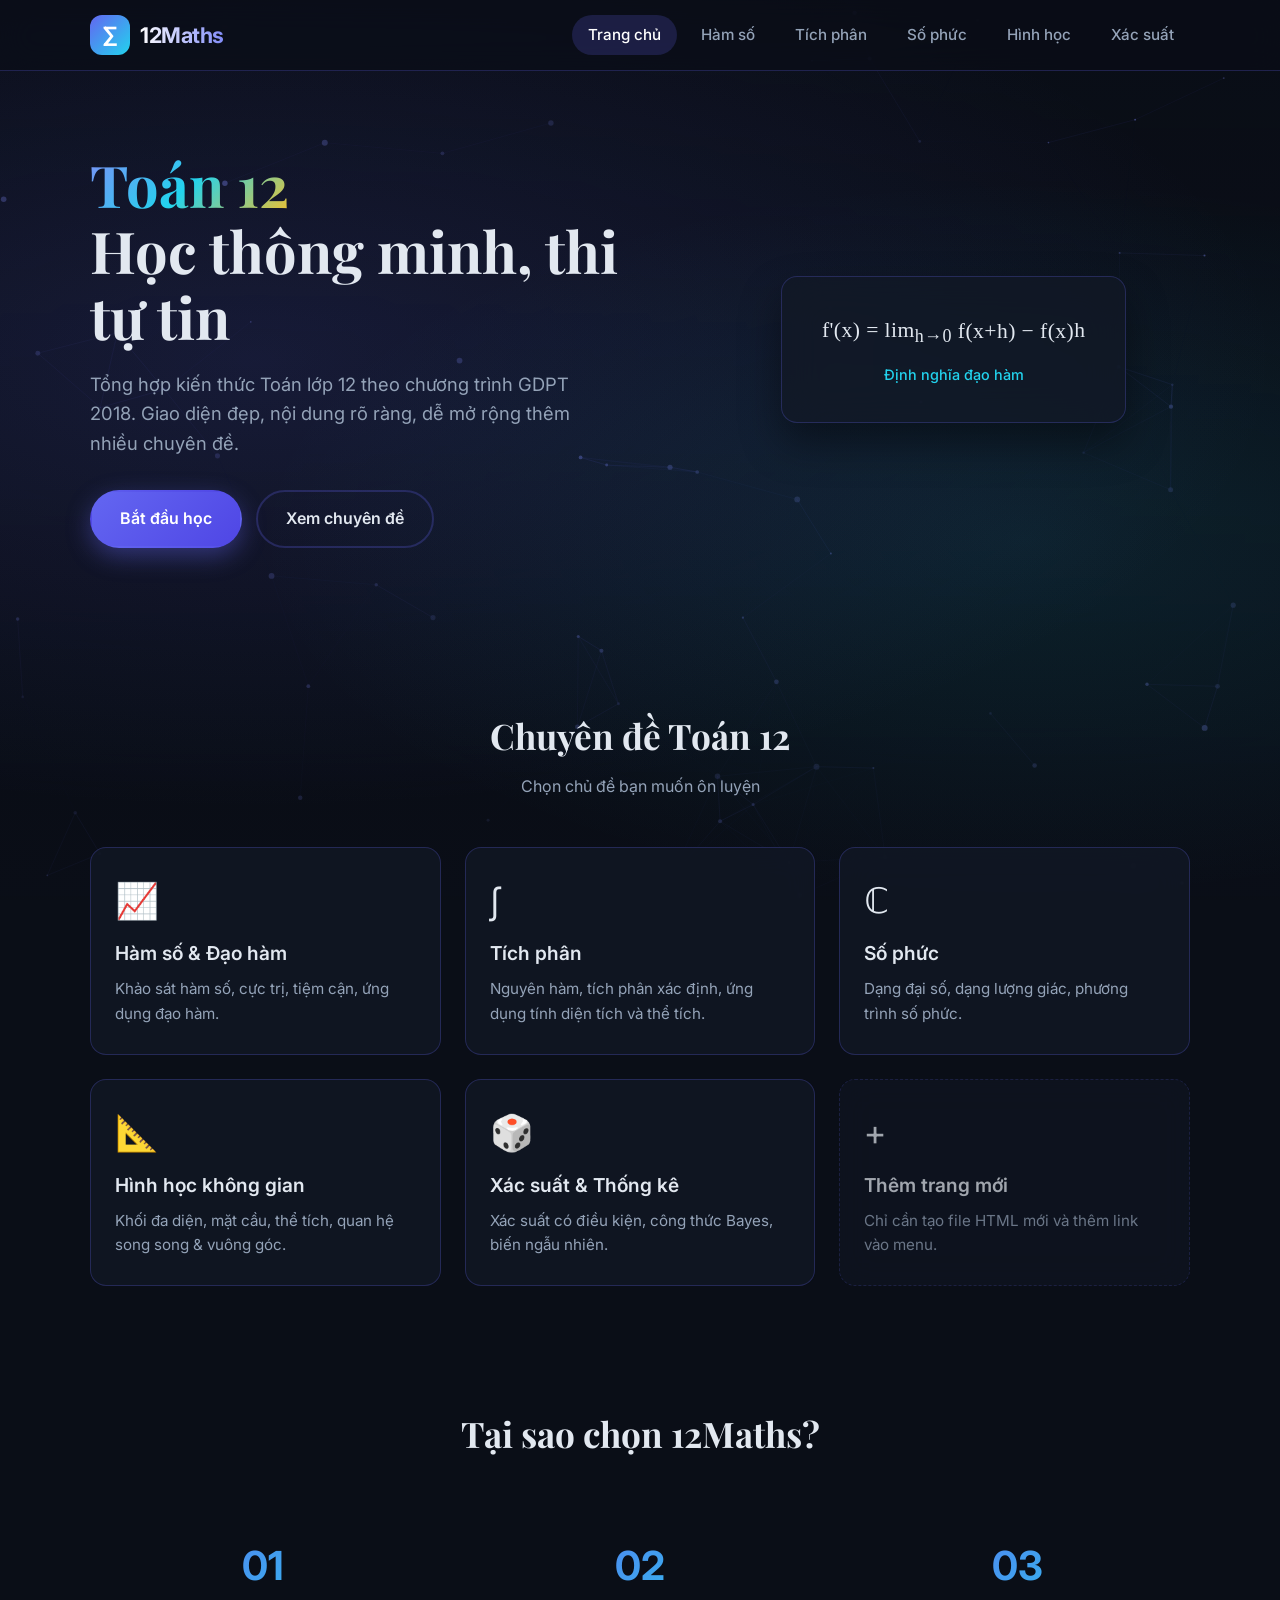
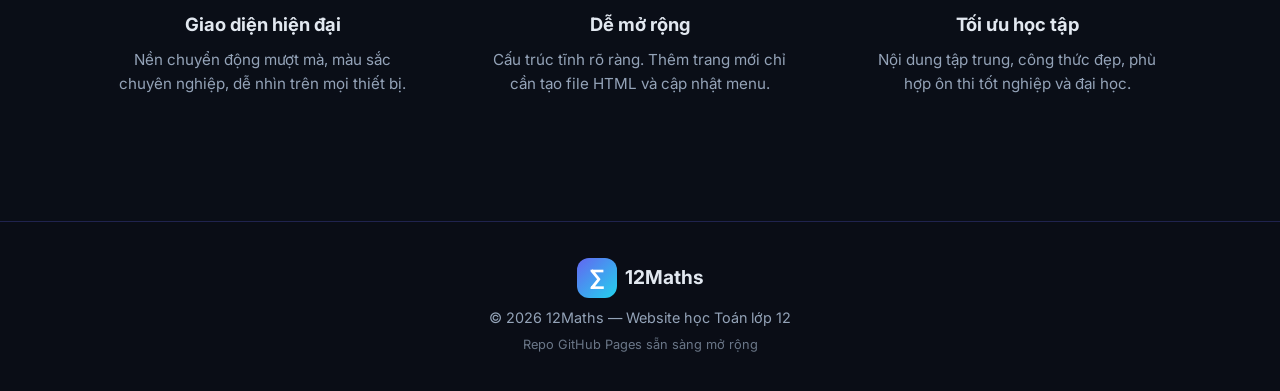
<file: index.html>
<!DOCTYPE html>
<html lang="vi">
<head>
  <meta charset="UTF-8">
  <meta name="viewport" content="width=device-width, initial-scale=1.0">
  <title>12Maths | Toán 12 - Học Toán Thông Minh</title>
  <meta name="description" content="Website học Toán lớp 12 với giao diện hiện đại, nội dung đầy đủ các chuyên đề quan trọng.">
  <link rel="stylesheet" href="css/style.css">
  <link rel="preconnect" href="https://fonts.googleapis.com">
  <link rel="preconnect" href="https://fonts.gstatic.com" crossorigin>
  <link href="https://fonts.googleapis.com/css2?family=Inter:wght@300;400;500;600;700&family=Playfair+Display:wght@600;700&display=swap" rel="stylesheet">
</head>
<body>
  <canvas id="bg-canvas"></canvas>
  <div class="overlay"></div>

  <header class="header">
    <div class="container header-inner">
      <a href="index.html" class="logo">
        <span class="logo-icon">∑</span>
        <span class="logo-text">12Maths</span>
      </a>
      <nav class="nav" id="main-nav">
        <a href="index.html" class="nav-link active">Trang chủ</a>
        <a href="ham-so.html" class="nav-link">Hàm số</a>
        <a href="tich-phan.html" class="nav-link">Tích phân</a>
        <a href="so-phuc.html" class="nav-link">Số phức</a>
        <a href="hinh-hoc.html" class="nav-link">Hình học</a>
        <a href="xac-suat.html" class="nav-link">Xác suất</a>
      </nav>
      <button class="menu-toggle" id="menu-toggle" aria-label="Menu">
        <span></span><span></span><span></span>
      </button>
    </div>
  </header>

  <main>
    <section class="hero">
      <div class="container">
        <div class="hero-content">
          <h1 class="hero-title">
            <span class="gradient-text">Toán 12</span>
            <br>Học thông minh, thi tự tin
          </h1>
          <p class="hero-desc">
            Tổng hợp kiến thức Toán lớp 12 theo chương trình GDPT 2018. 
            Giao diện đẹp, nội dung rõ ràng, dễ mở rộng thêm nhiều chuyên đề.
          </p>
          <div class="hero-actions">
            <a href="ham-so.html" class="btn btn-primary">Bắt đầu học</a>
            <a href="#topics" class="btn btn-outline">Xem chuyên đề</a>
          </div>
        </div>
        <div class="hero-visual">
          <div class="math-card">
            <div class="formula">f'(x) = lim<sub>h→0</sub> <span class="frac">f(x+h) − f(x)</span><span class="frac-line">h</span></div>
            <div class="formula-label">Định nghĩa đạo hàm</div>
          </div>
        </div>
      </div>
    </section>

    <section id="topics" class="topics">
      <div class="container">
        <h2 class="section-title">Chuyên đề Toán 12</h2>
        <p class="section-subtitle">Chọn chủ đề bạn muốn ôn luyện</p>
        <div class="topics-grid">
          <a href="ham-so.html" class="topic-card">
            <div class="topic-icon">📈</div>
            <h3>Hàm số & Đạo hàm</h3>
            <p>Khảo sát hàm số, cực trị, tiệm cận, ứng dụng đạo hàm.</p>
          </a>
          <a href="tich-phan.html" class="topic-card">
            <div class="topic-icon">∫</div>
            <h3>Tích phân</h3>
            <p>Nguyên hàm, tích phân xác định, ứng dụng tính diện tích và thể tích.</p>
          </a>
          <a href="so-phuc.html" class="topic-card">
            <div class="topic-icon">ℂ</div>
            <h3>Số phức</h3>
            <p>Dạng đại số, dạng lượng giác, phương trình số phức.</p>
          </a>
          <a href="hinh-hoc.html" class="topic-card">
            <div class="topic-icon">📐</div>
            <h3>Hình học không gian</h3>
            <p>Khối đa diện, mặt cầu, thể tích, quan hệ song song & vuông góc.</p>
          </a>
          <a href="xac-suat.html" class="topic-card">
            <div class="topic-icon">🎲</div>
            <h3>Xác suất & Thống kê</h3>
            <p>Xác suất có điều kiện, công thức Bayes, biến ngẫu nhiên.</p>
          </a>
          <div class="topic-card coming-soon">
            <div class="topic-icon">+</div>
            <h3>Thêm trang mới</h3>
            <p>Chỉ cần tạo file HTML mới và thêm link vào menu.</p>
          </div>
        </div>
      </div>
    </section>

    <section class="features">
      <div class="container">
        <h2 class="section-title">Tại sao chọn 12Maths?</h2>
        <div class="features-grid">
          <div class="feature-item">
            <div class="feature-num">01</div>
            <h3>Giao diện hiện đại</h3>
            <p>Nền chuyển động mượt mà, màu sắc chuyên nghiệp, dễ nhìn trên mọi thiết bị.</p>
          </div>
          <div class="feature-item">
            <div class="feature-num">02</div>
            <h3>Dễ mở rộng</h3>
            <p>Cấu trúc tĩnh rõ ràng. Thêm trang mới chỉ cần tạo file HTML và cập nhật menu.</p>
          </div>
          <div class="feature-item">
            <div class="feature-num">03</div>
            <h3>Tối ưu học tập</h3>
            <p>Nội dung tập trung, công thức đẹp, phù hợp ôn thi tốt nghiệp và đại học.</p>
          </div>
        </div>
      </div>
    </section>
  </main>

  <footer class="footer">
    <div class="container">
      <div class="footer-inner">
        <div class="footer-brand">
          <span class="logo-icon">∑</span> 12Maths
        </div>
        <p>© 2026 12Maths — Website học Toán lớp 12</p>
        <p class="footer-note">Repo GitHub Pages sẵn sàng mở rộng</p>
      </div>
    </div>
  </footer>

  <script src="js/main.js"></script>
</body>
</html>
</file>
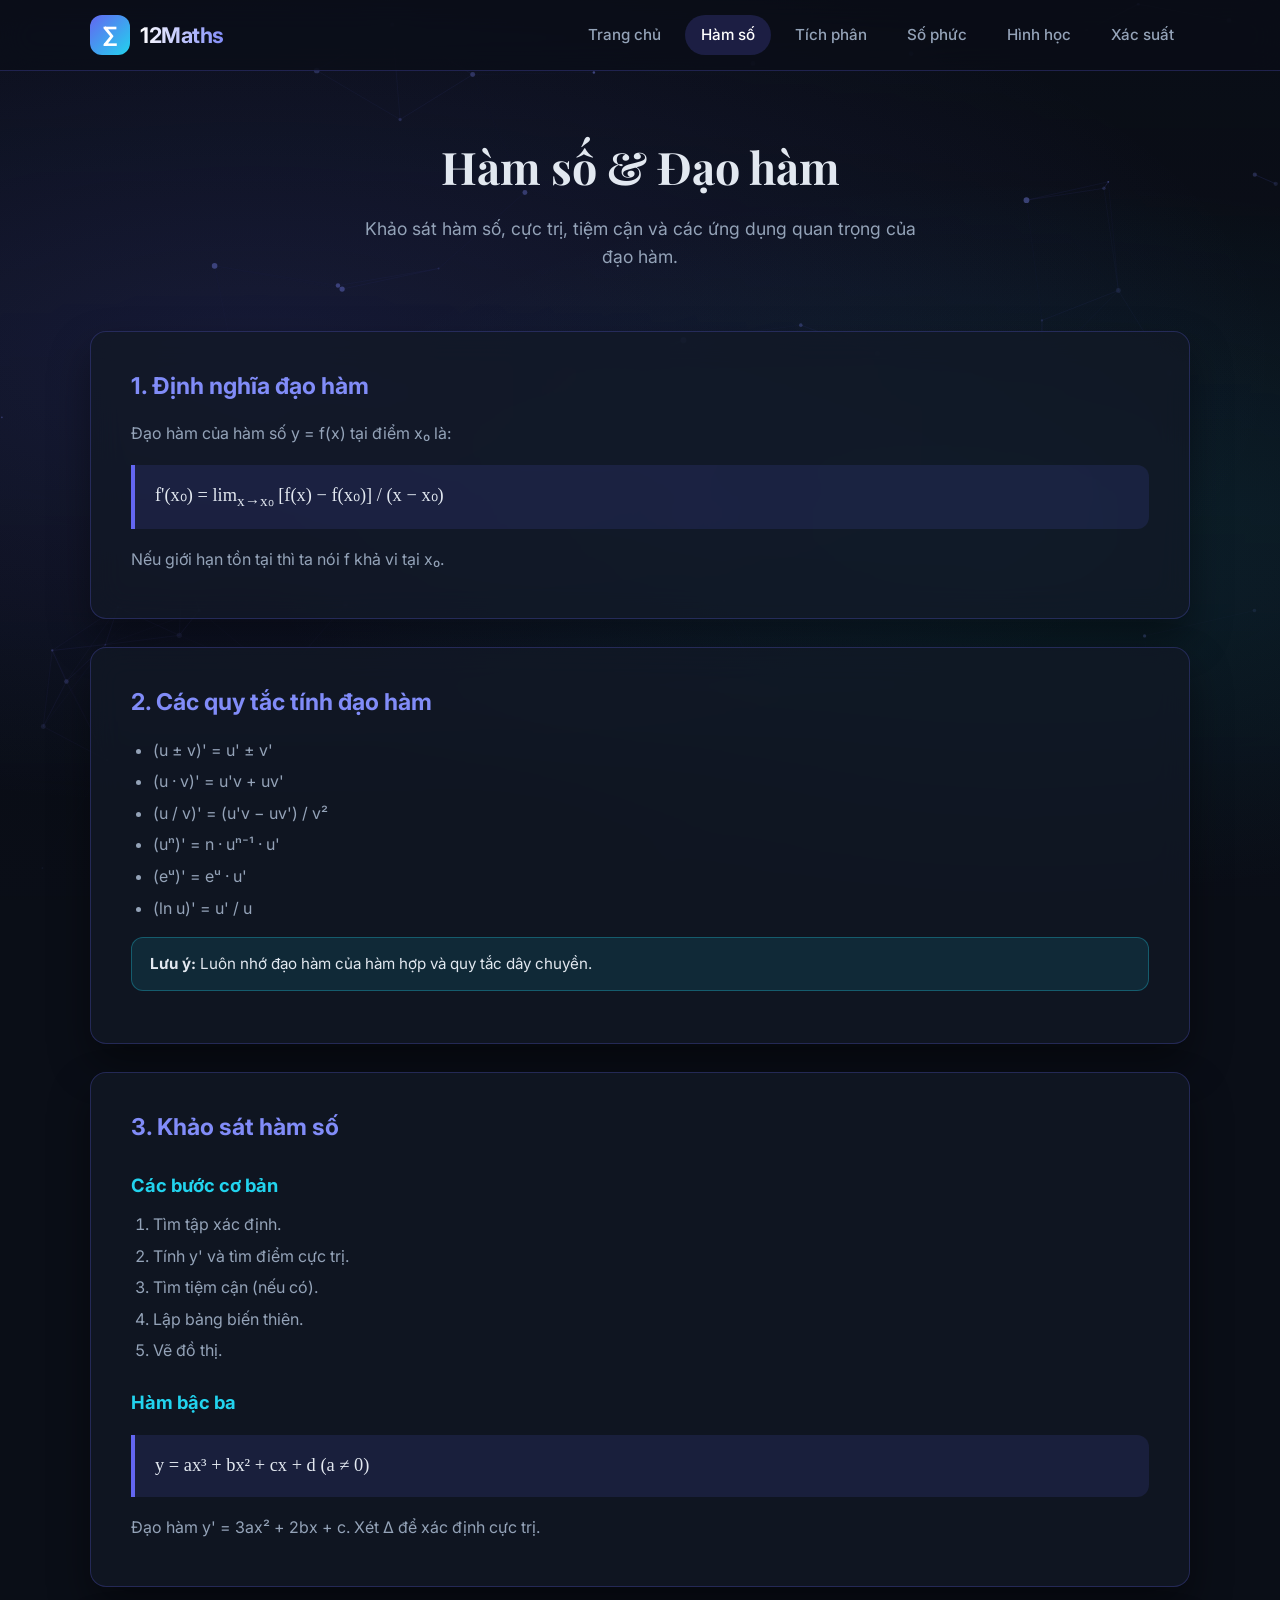
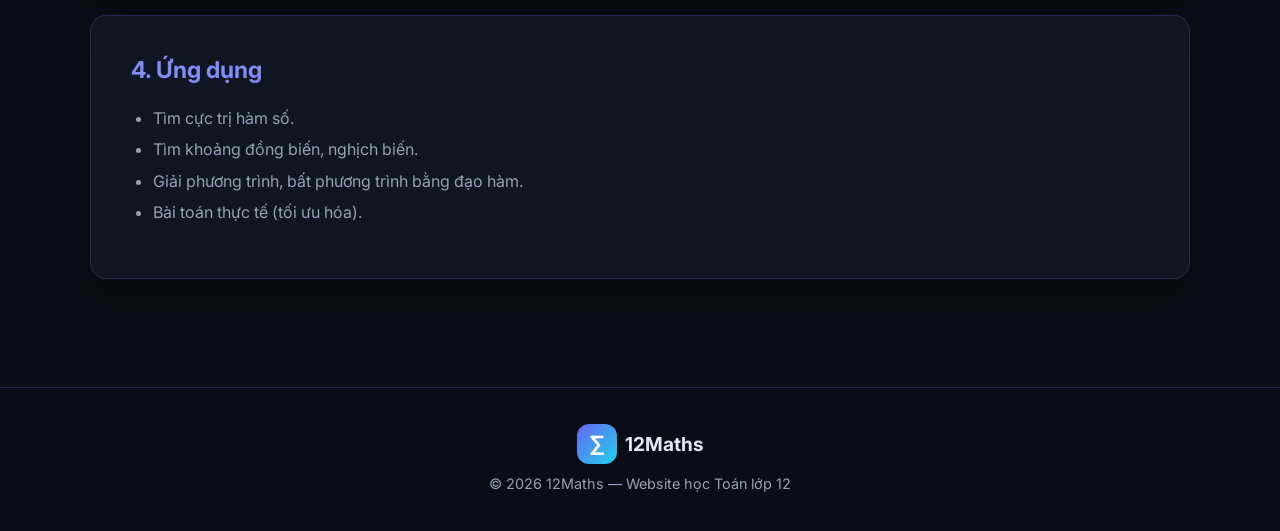
<file: ham-so.html>
<!DOCTYPE html>
<html lang="vi">
<head>
  <meta charset="UTF-8">
  <meta name="viewport" content="width=device-width, initial-scale=1.0">
  <title>Hàm số & Đạo hàm | 12Maths</title>
  <link rel="stylesheet" href="css/style.css">
  <link rel="preconnect" href="https://fonts.googleapis.com">
  <link rel="preconnect" href="https://fonts.gstatic.com" crossorigin>
  <link href="https://fonts.googleapis.com/css2?family=Inter:wght@300;400;500;600;700&family=Playfair+Display:wght@600;700&display=swap" rel="stylesheet">
</head>
<body>
  <canvas id="bg-canvas"></canvas>
  <div class="overlay"></div>

  <header class="header">
    <div class="container header-inner">
      <a href="index.html" class="logo">
        <span class="logo-icon">∑</span>
        <span class="logo-text">12Maths</span>
      </a>
      <nav class="nav" id="main-nav">
        <a href="index.html" class="nav-link">Trang chủ</a>
        <a href="ham-so.html" class="nav-link active">Hàm số</a>
        <a href="tich-phan.html" class="nav-link">Tích phân</a>
        <a href="so-phuc.html" class="nav-link">Số phức</a>
        <a href="hinh-hoc.html" class="nav-link">Hình học</a>
        <a href="xac-suat.html" class="nav-link">Xác suất</a>
      </nav>
      <button class="menu-toggle" id="menu-toggle" aria-label="Menu">
        <span></span><span></span><span></span>
      </button>
    </div>
  </header>

  <main>
    <section class="page-hero">
      <div class="container">
        <h1>Hàm số & Đạo hàm</h1>
        <p>Khảo sát hàm số, cực trị, tiệm cận và các ứng dụng quan trọng của đạo hàm.</p>
      </div>
    </section>

    <section class="content">
      <div class="container">
        <div class="content-card">
          <h2>1. Định nghĩa đạo hàm</h2>
          <p>Đạo hàm của hàm số y = f(x) tại điểm x₀ là:</p>
          <div class="formula-box">
            f'(x₀) = lim<sub>x→x₀</sub> [f(x) − f(x₀)] / (x − x₀)
          </div>
          <p>Nếu giới hạn tồn tại thì ta nói f khả vi tại x₀.</p>
        </div>

        <div class="content-card">
          <h2>2. Các quy tắc tính đạo hàm</h2>
          <ul>
            <li>(u ± v)' = u' ± v'</li>
            <li>(u · v)' = u'v + uv'</li>
            <li>(u / v)' = (u'v − uv') / v²</li>
            <li>(uⁿ)' = n · uⁿ⁻¹ · u'</li>
            <li>(eᵘ)' = eᵘ · u'</li>
            <li>(ln u)' = u' / u</li>
          </ul>
          <div class="note">
            <strong>Lưu ý:</strong> Luôn nhớ đạo hàm của hàm hợp và quy tắc dây chuyền.
          </div>
        </div>

        <div class="content-card">
          <h2>3. Khảo sát hàm số</h2>
          <h3>Các bước cơ bản</h3>
          <ol>
            <li>Tìm tập xác định.</li>
            <li>Tính y' và tìm điểm cực trị.</li>
            <li>Tìm tiệm cận (nếu có).</li>
            <li>Lập bảng biến thiên.</li>
            <li>Vẽ đồ thị.</li>
          </ol>
          <h3>Hàm bậc ba</h3>
          <div class="formula-box">
            y = ax³ + bx² + cx + d (a ≠ 0)
          </div>
          <p>Đạo hàm y' = 3ax² + 2bx + c. Xét Δ để xác định cực trị.</p>
        </div>

        <div class="content-card">
          <h2>4. Ứng dụng</h2>
          <ul>
            <li>Tìm cực trị hàm số.</li>
            <li>Tìm khoảng đồng biến, nghịch biến.</li>
            <li>Giải phương trình, bất phương trình bằng đạo hàm.</li>
            <li>Bài toán thực tế (tối ưu hóa).</li>
          </ul>
        </div>
      </div>
    </section>
  </main>

  <footer class="footer">
    <div class="container">
      <div class="footer-inner">
        <div class="footer-brand">
          <span class="logo-icon">∑</span> 12Maths
        </div>
        <p>© 2026 12Maths — Website học Toán lớp 12</p>
      </div>
    </div>
  </footer>

  <script src="js/main.js"></script>
</body>
</html>
</file>
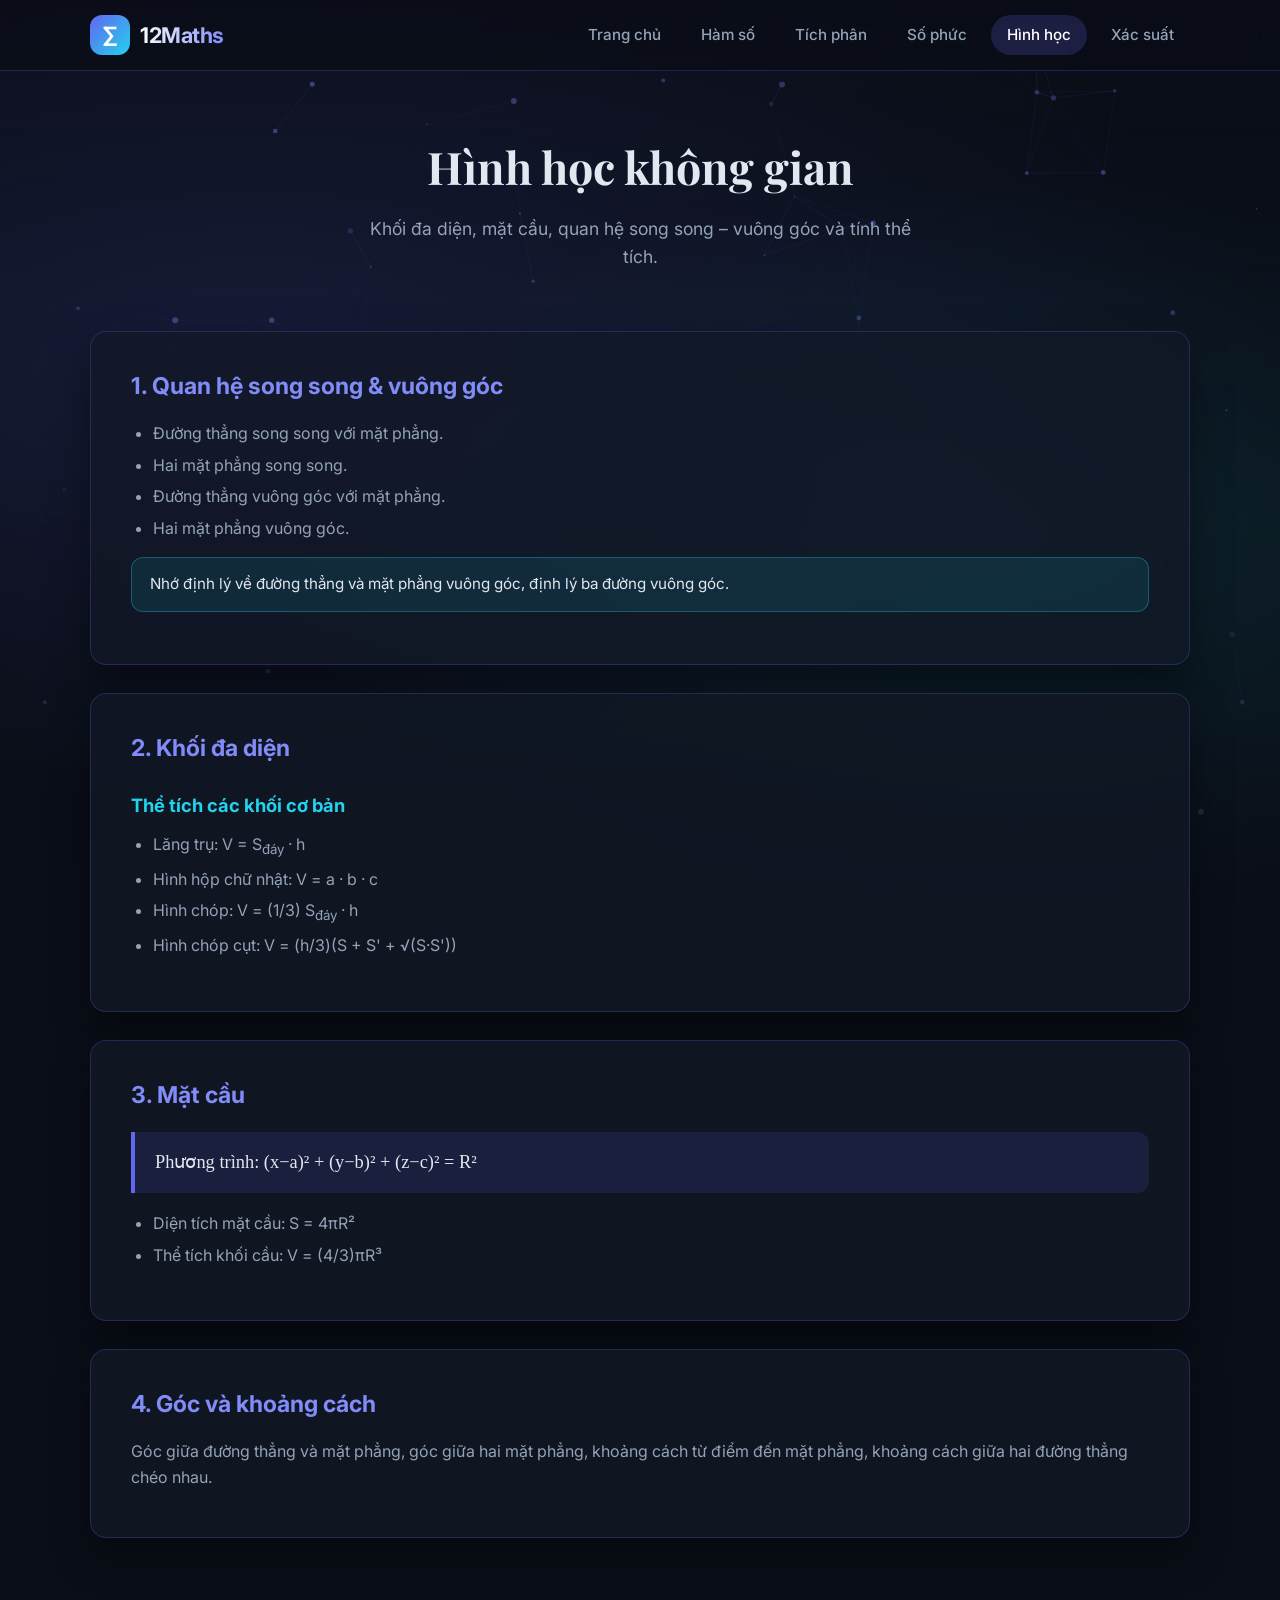
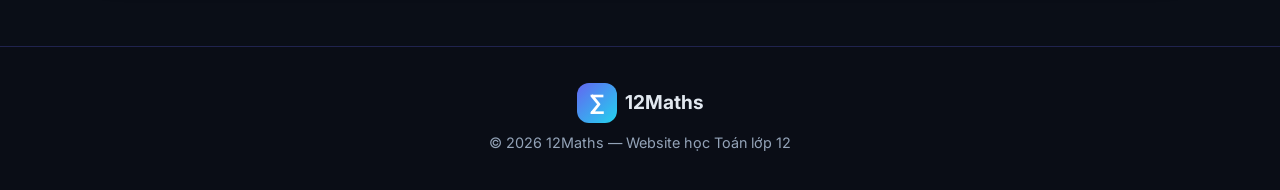
<file: hinh-hoc.html>
<!DOCTYPE html>
<html lang="vi">
<head>
  <meta charset="UTF-8">
  <meta name="viewport" content="width=device-width, initial-scale=1.0">
  <title>Hình học không gian | 12Maths</title>
  <link rel="stylesheet" href="css/style.css">
  <link rel="preconnect" href="https://fonts.googleapis.com">
  <link rel="preconnect" href="https://fonts.gstatic.com" crossorigin>
  <link href="https://fonts.googleapis.com/css2?family=Inter:wght@300;400;500;600;700&family=Playfair+Display:wght@600;700&display=swap" rel="stylesheet">
</head>
<body>
  <canvas id="bg-canvas"></canvas>
  <div class="overlay"></div>

  <header class="header">
    <div class="container header-inner">
      <a href="index.html" class="logo">
        <span class="logo-icon">∑</span>
        <span class="logo-text">12Maths</span>
      </a>
      <nav class="nav" id="main-nav">
        <a href="index.html" class="nav-link">Trang chủ</a>
        <a href="ham-so.html" class="nav-link">Hàm số</a>
        <a href="tich-phan.html" class="nav-link">Tích phân</a>
        <a href="so-phuc.html" class="nav-link">Số phức</a>
        <a href="hinh-hoc.html" class="nav-link active">Hình học</a>
        <a href="xac-suat.html" class="nav-link">Xác suất</a>
      </nav>
      <button class="menu-toggle" id="menu-toggle" aria-label="Menu">
        <span></span><span></span><span></span>
      </button>
    </div>
  </header>

  <main>
    <section class="page-hero">
      <div class="container">
        <h1>Hình học không gian</h1>
        <p>Khối đa diện, mặt cầu, quan hệ song song – vuông góc và tính thể tích.</p>
      </div>
    </section>

    <section class="content">
      <div class="container">
        <div class="content-card">
          <h2>1. Quan hệ song song & vuông góc</h2>
          <ul>
            <li>Đường thẳng song song với mặt phẳng.</li>
            <li>Hai mặt phẳng song song.</li>
            <li>Đường thẳng vuông góc với mặt phẳng.</li>
            <li>Hai mặt phẳng vuông góc.</li>
          </ul>
          <div class="note">
            Nhớ định lý về đường thẳng và mặt phẳng vuông góc, định lý ba đường vuông góc.
          </div>
        </div>

        <div class="content-card">
          <h2>2. Khối đa diện</h2>
          <h3>Thể tích các khối cơ bản</h3>
          <ul>
            <li>Lăng trụ: V = S<sub>đáy</sub> · h</li>
            <li>Hình hộp chữ nhật: V = a · b · c</li>
            <li>Hình chóp: V = (1/3) S<sub>đáy</sub> · h</li>
            <li>Hình chóp cụt: V = (h/3)(S + S' + √(S·S'))</li>
          </ul>
        </div>

        <div class="content-card">
          <h2>3. Mặt cầu</h2>
          <div class="formula-box">
            Phương trình: (x−a)² + (y−b)² + (z−c)² = R²
          </div>
          <ul>
            <li>Diện tích mặt cầu: S = 4πR²</li>
            <li>Thể tích khối cầu: V = (4/3)πR³</li>
          </ul>
        </div>

        <div class="content-card">
          <h2>4. Góc và khoảng cách</h2>
          <p>Góc giữa đường thẳng và mặt phẳng, góc giữa hai mặt phẳng, khoảng cách từ điểm đến mặt phẳng, khoảng cách giữa hai đường thẳng chéo nhau.</p>
        </div>
      </div>
    </section>
  </main>

  <footer class="footer">
    <div class="container">
      <div class="footer-inner">
        <div class="footer-brand">
          <span class="logo-icon">∑</span> 12Maths
        </div>
        <p>© 2026 12Maths — Website học Toán lớp 12</p>
      </div>
    </div>
  </footer>

  <script src="js/main.js"></script>
</body>
</html>
</file>
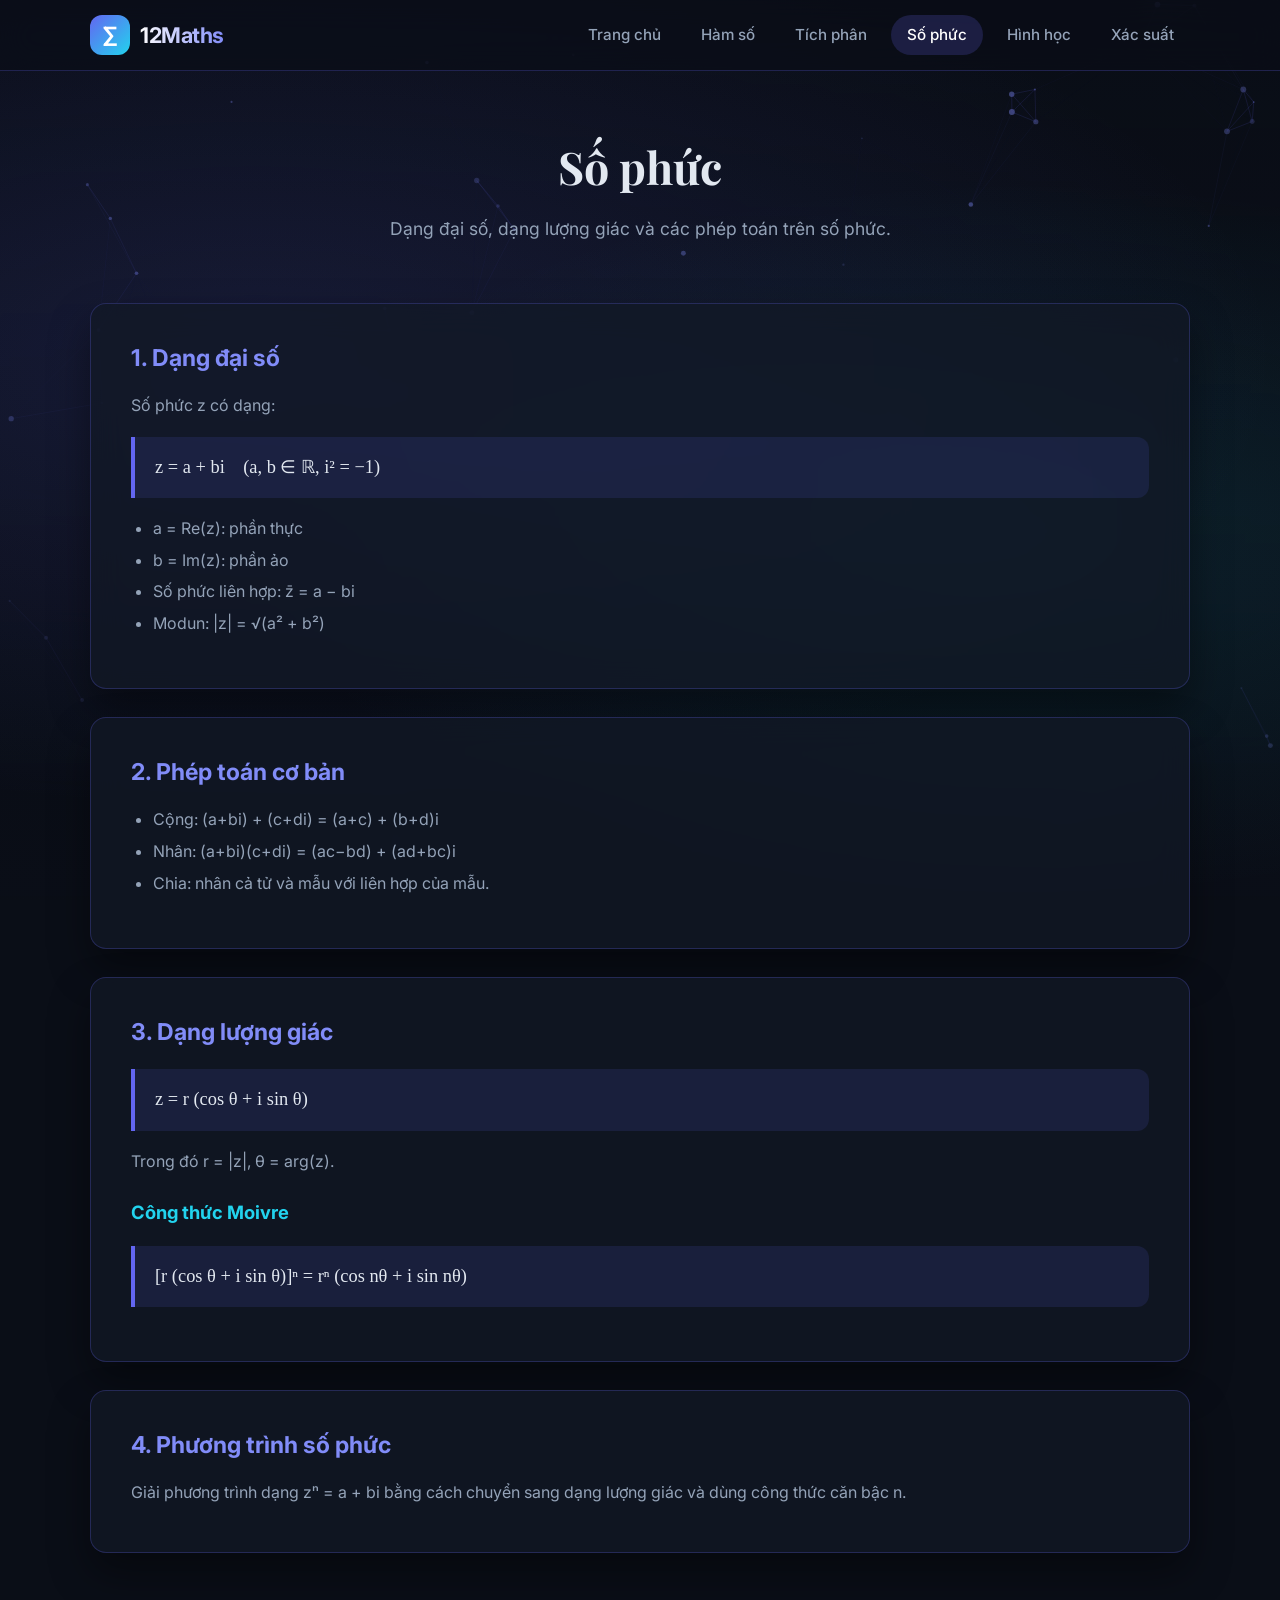
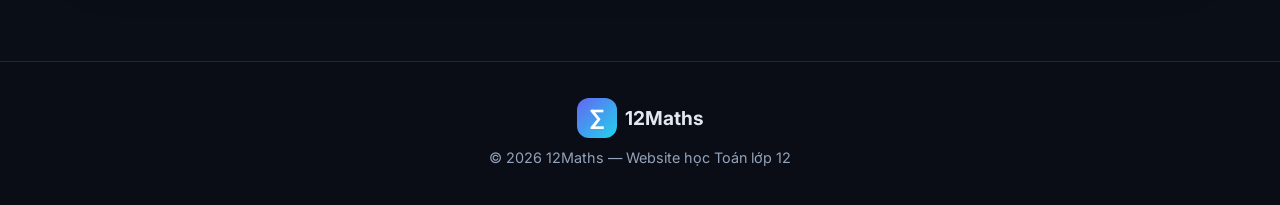
<file: so-phuc.html>
<!DOCTYPE html>
<html lang="vi">
<head>
  <meta charset="UTF-8">
  <meta name="viewport" content="width=device-width, initial-scale=1.0">
  <title>Số phức | 12Maths</title>
  <link rel="stylesheet" href="css/style.css">
  <link rel="preconnect" href="https://fonts.googleapis.com">
  <link rel="preconnect" href="https://fonts.gstatic.com" crossorigin>
  <link href="https://fonts.googleapis.com/css2?family=Inter:wght@300;400;500;600;700&family=Playfair+Display:wght@600;700&display=swap" rel="stylesheet">
</head>
<body>
  <canvas id="bg-canvas"></canvas>
  <div class="overlay"></div>

  <header class="header">
    <div class="container header-inner">
      <a href="index.html" class="logo">
        <span class="logo-icon">∑</span>
        <span class="logo-text">12Maths</span>
      </a>
      <nav class="nav" id="main-nav">
        <a href="index.html" class="nav-link">Trang chủ</a>
        <a href="ham-so.html" class="nav-link">Hàm số</a>
        <a href="tich-phan.html" class="nav-link">Tích phân</a>
        <a href="so-phuc.html" class="nav-link active">Số phức</a>
        <a href="hinh-hoc.html" class="nav-link">Hình học</a>
        <a href="xac-suat.html" class="nav-link">Xác suất</a>
      </nav>
      <button class="menu-toggle" id="menu-toggle" aria-label="Menu">
        <span></span><span></span><span></span>
      </button>
    </div>
  </header>

  <main>
    <section class="page-hero">
      <div class="container">
        <h1>Số phức</h1>
        <p>Dạng đại số, dạng lượng giác và các phép toán trên số phức.</p>
      </div>
    </section>

    <section class="content">
      <div class="container">
        <div class="content-card">
          <h2>1. Dạng đại số</h2>
          <p>Số phức z có dạng:</p>
          <div class="formula-box">
            z = a + bi &nbsp;&nbsp; (a, b ∈ ℝ, i² = −1)
          </div>
          <ul>
            <li>a = Re(z): phần thực</li>
            <li>b = Im(z): phần ảo</li>
            <li>Số phức liên hợp: z̄ = a − bi</li>
            <li>Modun: |z| = √(a² + b²)</li>
          </ul>
        </div>

        <div class="content-card">
          <h2>2. Phép toán cơ bản</h2>
          <ul>
            <li>Cộng: (a+bi) + (c+di) = (a+c) + (b+d)i</li>
            <li>Nhân: (a+bi)(c+di) = (ac−bd) + (ad+bc)i</li>
            <li>Chia: nhân cả tử và mẫu với liên hợp của mẫu.</li>
          </ul>
        </div>

        <div class="content-card">
          <h2>3. Dạng lượng giác</h2>
          <div class="formula-box">
            z = r (cos θ + i sin θ)
          </div>
          <p>Trong đó r = |z|, θ = arg(z).</p>
          <h3>Công thức Moivre</h3>
          <div class="formula-box">
            [r (cos θ + i sin θ)]ⁿ = rⁿ (cos nθ + i sin nθ)
          </div>
        </div>

        <div class="content-card">
          <h2>4. Phương trình số phức</h2>
          <p>Giải phương trình dạng zⁿ = a + bi bằng cách chuyển sang dạng lượng giác và dùng công thức căn bậc n.</p>
        </div>
      </div>
    </section>
  </main>

  <footer class="footer">
    <div class="container">
      <div class="footer-inner">
        <div class="footer-brand">
          <span class="logo-icon">∑</span> 12Maths
        </div>
        <p>© 2026 12Maths — Website học Toán lớp 12</p>
      </div>
    </div>
  </footer>

  <script src="js/main.js"></script>
</body>
</html>
</file>
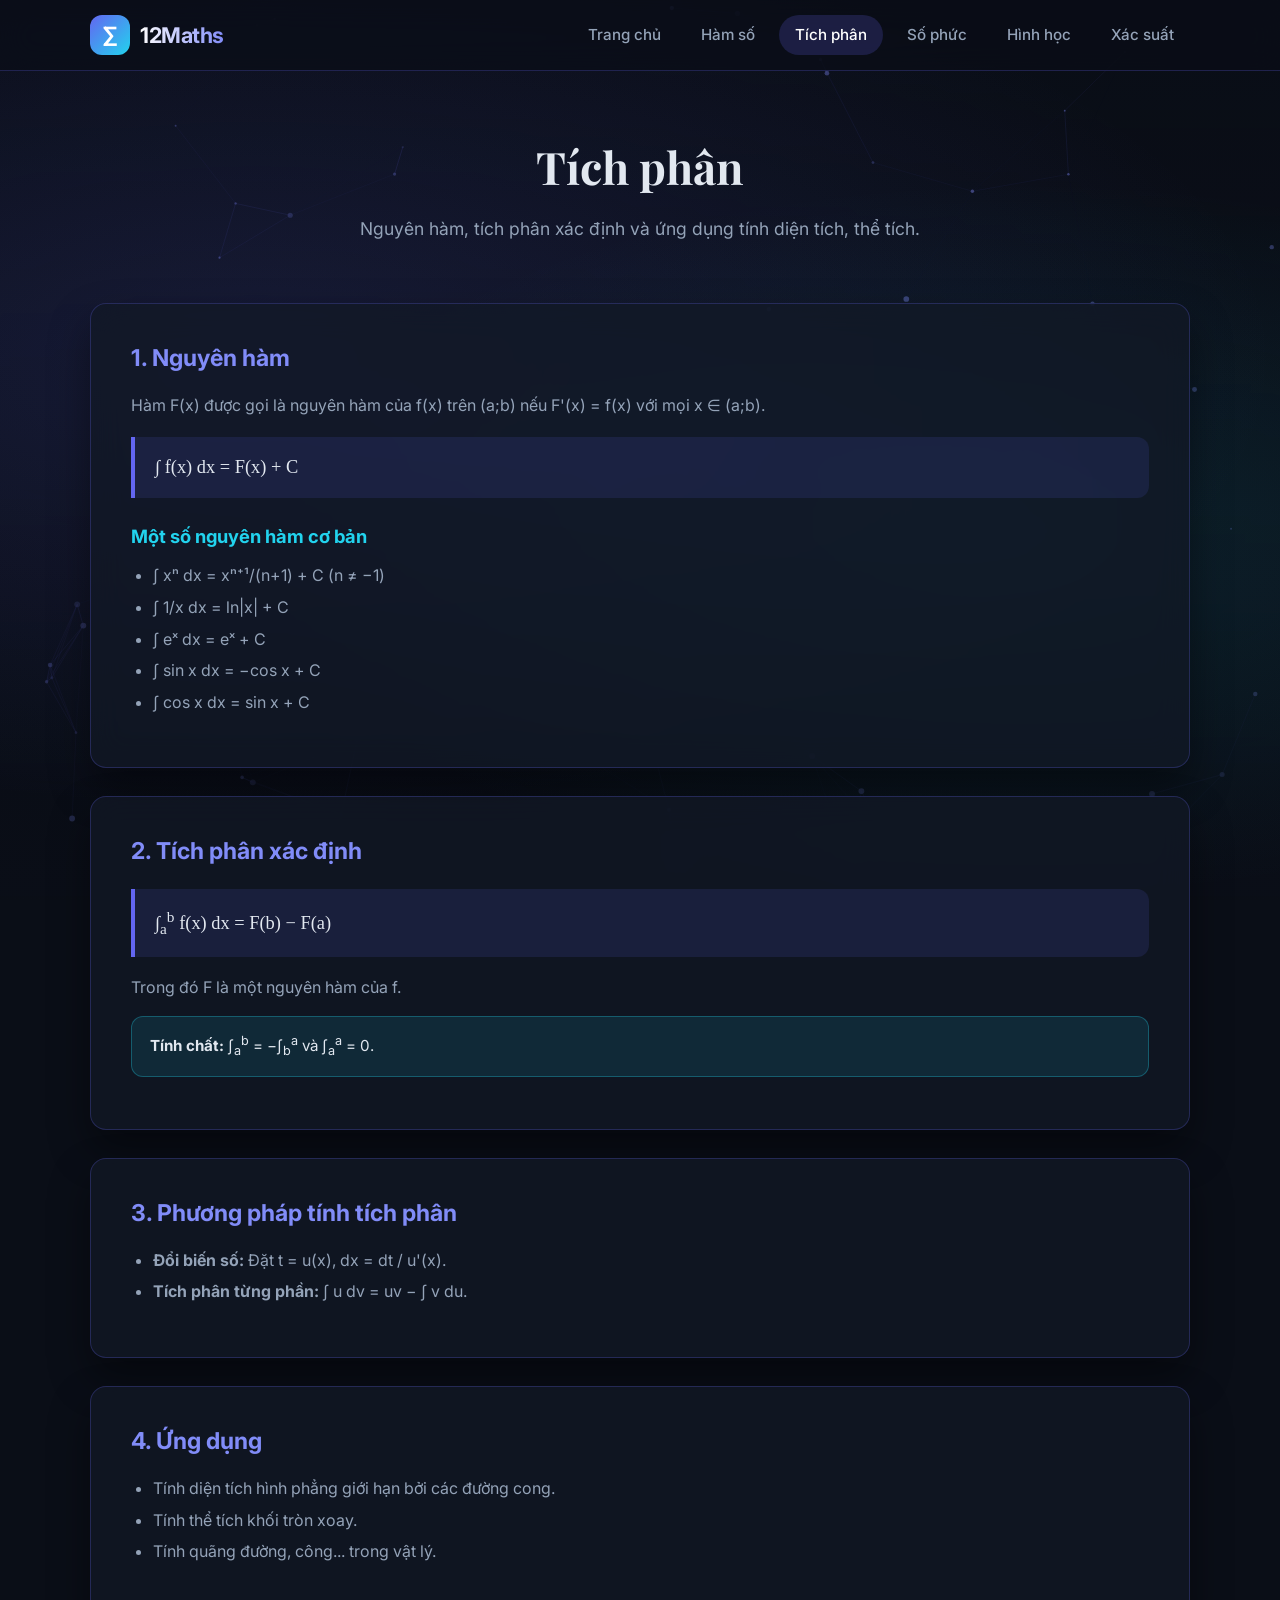
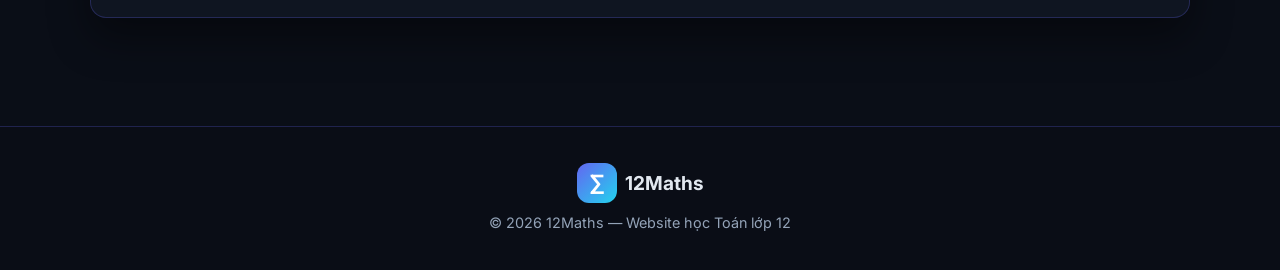
<file: tich-phan.html>
<!DOCTYPE html>
<html lang="vi">
<head>
  <meta charset="UTF-8">
  <meta name="viewport" content="width=device-width, initial-scale=1.0">
  <title>Tích phân | 12Maths</title>
  <link rel="stylesheet" href="css/style.css">
  <link rel="preconnect" href="https://fonts.googleapis.com">
  <link rel="preconnect" href="https://fonts.gstatic.com" crossorigin>
  <link href="https://fonts.googleapis.com/css2?family=Inter:wght@300;400;500;600;700&family=Playfair+Display:wght@600;700&display=swap" rel="stylesheet">
</head>
<body>
  <canvas id="bg-canvas"></canvas>
  <div class="overlay"></div>

  <header class="header">
    <div class="container header-inner">
      <a href="index.html" class="logo">
        <span class="logo-icon">∑</span>
        <span class="logo-text">12Maths</span>
      </a>
      <nav class="nav" id="main-nav">
        <a href="index.html" class="nav-link">Trang chủ</a>
        <a href="ham-so.html" class="nav-link">Hàm số</a>
        <a href="tich-phan.html" class="nav-link active">Tích phân</a>
        <a href="so-phuc.html" class="nav-link">Số phức</a>
        <a href="hinh-hoc.html" class="nav-link">Hình học</a>
        <a href="xac-suat.html" class="nav-link">Xác suất</a>
      </nav>
      <button class="menu-toggle" id="menu-toggle" aria-label="Menu">
        <span></span><span></span><span></span>
      </button>
    </div>
  </header>

  <main>
    <section class="page-hero">
      <div class="container">
        <h1>Tích phân</h1>
        <p>Nguyên hàm, tích phân xác định và ứng dụng tính diện tích, thể tích.</p>
      </div>
    </section>

    <section class="content">
      <div class="container">
        <div class="content-card">
          <h2>1. Nguyên hàm</h2>
          <p>Hàm F(x) được gọi là nguyên hàm của f(x) trên (a;b) nếu F'(x) = f(x) với mọi x ∈ (a;b).</p>
          <div class="formula-box">
            ∫ f(x) dx = F(x) + C
          </div>
          <h3>Một số nguyên hàm cơ bản</h3>
          <ul>
            <li>∫ xⁿ dx = xⁿ⁺¹/(n+1) + C (n ≠ −1)</li>
            <li>∫ 1/x dx = ln|x| + C</li>
            <li>∫ eˣ dx = eˣ + C</li>
            <li>∫ sin x dx = −cos x + C</li>
            <li>∫ cos x dx = sin x + C</li>
          </ul>
        </div>

        <div class="content-card">
          <h2>2. Tích phân xác định</h2>
          <div class="formula-box">
            ∫<sub>a</sub><sup>b</sup> f(x) dx = F(b) − F(a)
          </div>
          <p>Trong đó F là một nguyên hàm của f.</p>
          <div class="note">
            <strong>Tính chất:</strong> ∫<sub>a</sub><sup>b</sup> = −∫<sub>b</sub><sup>a</sup> và ∫<sub>a</sub><sup>a</sup> = 0.
          </div>
        </div>

        <div class="content-card">
          <h2>3. Phương pháp tính tích phân</h2>
          <ul>
            <li><strong>Đổi biến số:</strong> Đặt t = u(x), dx = dt / u'(x).</li>
            <li><strong>Tích phân từng phần:</strong> ∫ u dv = uv − ∫ v du.</li>
          </ul>
        </div>

        <div class="content-card">
          <h2>4. Ứng dụng</h2>
          <ul>
            <li>Tính diện tích hình phẳng giới hạn bởi các đường cong.</li>
            <li>Tính thể tích khối tròn xoay.</li>
            <li>Tính quãng đường, công... trong vật lý.</li>
          </ul>
        </div>
      </div>
    </section>
  </main>

  <footer class="footer">
    <div class="container">
      <div class="footer-inner">
        <div class="footer-brand">
          <span class="logo-icon">∑</span> 12Maths
        </div>
        <p>© 2026 12Maths — Website học Toán lớp 12</p>
      </div>
    </div>
  </footer>

  <script src="js/main.js"></script>
</body>
</html>
</file>
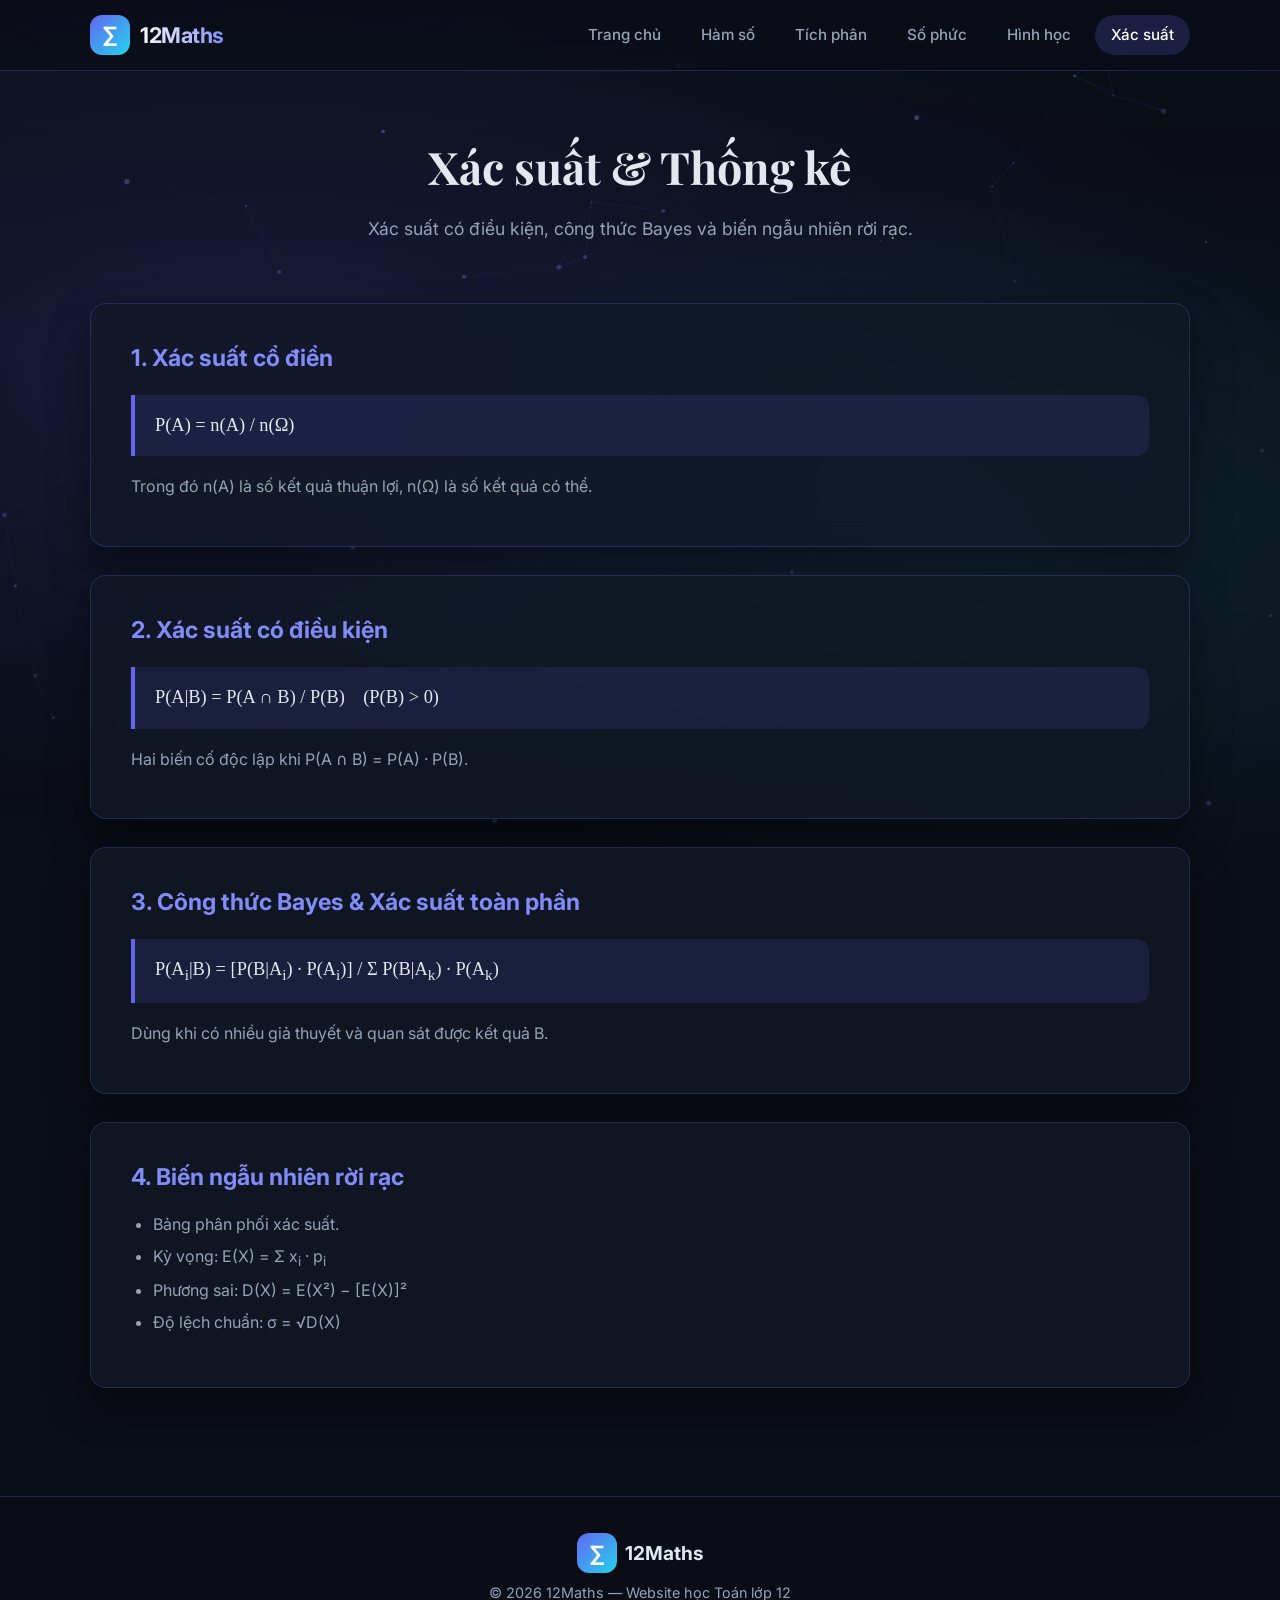
<file: xac-suat.html>
<!DOCTYPE html>
<html lang="vi">
<head>
  <meta charset="UTF-8">
  <meta name="viewport" content="width=device-width, initial-scale=1.0">
  <title>Xác suất & Thống kê | 12Maths</title>
  <link rel="stylesheet" href="css/style.css">
  <link rel="preconnect" href="https://fonts.googleapis.com">
  <link rel="preconnect" href="https://fonts.gstatic.com" crossorigin>
  <link href="https://fonts.googleapis.com/css2?family=Inter:wght@300;400;500;600;700&family=Playfair+Display:wght@600;700&display=swap" rel="stylesheet">
</head>
<body>
  <canvas id="bg-canvas"></canvas>
  <div class="overlay"></div>

  <header class="header">
    <div class="container header-inner">
      <a href="index.html" class="logo">
        <span class="logo-icon">∑</span>
        <span class="logo-text">12Maths</span>
      </a>
      <nav class="nav" id="main-nav">
        <a href="index.html" class="nav-link">Trang chủ</a>
        <a href="ham-so.html" class="nav-link">Hàm số</a>
        <a href="tich-phan.html" class="nav-link">Tích phân</a>
        <a href="so-phuc.html" class="nav-link">Số phức</a>
        <a href="hinh-hoc.html" class="nav-link">Hình học</a>
        <a href="xac-suat.html" class="nav-link active">Xác suất</a>
      </nav>
      <button class="menu-toggle" id="menu-toggle" aria-label="Menu">
        <span></span><span></span><span></span>
      </button>
    </div>
  </header>

  <main>
    <section class="page-hero">
      <div class="container">
        <h1>Xác suất & Thống kê</h1>
        <p>Xác suất có điều kiện, công thức Bayes và biến ngẫu nhiên rời rạc.</p>
      </div>
    </section>

    <section class="content">
      <div class="container">
        <div class="content-card">
          <h2>1. Xác suất cổ điển</h2>
          <div class="formula-box">
            P(A) = n(A) / n(Ω)
          </div>
          <p>Trong đó n(A) là số kết quả thuận lợi, n(Ω) là số kết quả có thể.</p>
        </div>

        <div class="content-card">
          <h2>2. Xác suất có điều kiện</h2>
          <div class="formula-box">
            P(A|B) = P(A ∩ B) / P(B) &nbsp;&nbsp; (P(B) > 0)
          </div>
          <p>Hai biến cố độc lập khi P(A ∩ B) = P(A) · P(B).</p>
        </div>

        <div class="content-card">
          <h2>3. Công thức Bayes & Xác suất toàn phần</h2>
          <div class="formula-box">
            P(A<sub>i</sub>|B) = [P(B|A<sub>i</sub>) · P(A<sub>i</sub>)] / Σ P(B|A<sub>k</sub>) · P(A<sub>k</sub>)
          </div>
          <p>Dùng khi có nhiều giả thuyết và quan sát được kết quả B.</p>
        </div>

        <div class="content-card">
          <h2>4. Biến ngẫu nhiên rời rạc</h2>
          <ul>
            <li>Bảng phân phối xác suất.</li>
            <li>Kỳ vọng: E(X) = Σ x<sub>i</sub> · p<sub>i</sub></li>
            <li>Phương sai: D(X) = E(X²) − [E(X)]²</li>
            <li>Độ lệch chuẩn: σ = √D(X)</li>
          </ul>
        </div>
      </div>
    </section>
  </main>

  <footer class="footer">
    <div class="container">
      <div class="footer-inner">
        <div class="footer-brand">
          <span class="logo-icon">∑</span> 12Maths
        </div>
        <p>© 2026 12Maths — Website học Toán lớp 12</p>
      </div>
    </div>
  </footer>

  <script src="js/main.js"></script>
</body>
</html>
</file>
<file: css/style.css>
/* ===== Variables ===== */
:root {
  --bg-dark: #0a0e17;
  --bg-card: rgba(18, 24, 38, 0.75);
  --primary: #6366f1;
  --primary-light: #818cf8;
  --accent: #22d3ee;
  --gold: #fbbf24;
  --text: #e2e8f0;
  --text-muted: #94a3b8;
  --border: rgba(99, 102, 241, 0.25);
  --radius: 16px;
  --shadow: 0 20px 40px rgba(0, 0, 0, 0.4);
  --font: 'Inter', system-ui, sans-serif;
  --font-display: 'Playfair Display', Georgia, serif;
}

/* ===== Reset & Base ===== */
*, *::before, *::after {
  box-sizing: border-box;
  margin: 0;
  padding: 0;
}

html {
  scroll-behavior: smooth;
}

body {
  font-family: var(--font);
  background: var(--bg-dark);
  color: var(--text);
  line-height: 1.6;
  min-height: 100vh;
  overflow-x: hidden;
}

a {
  color: inherit;
  text-decoration: none;
}

img {
  max-width: 100%;
}

.container {
  width: min(1100px, 92%);
  margin: 0 auto;
}

/* ===== Animated Background ===== */
#bg-canvas {
  position: fixed;
  inset: 0;
  z-index: 0;
  pointer-events: none;
}

.overlay {
  position: fixed;
  inset: 0;
  z-index: 1;
  background: 
    radial-gradient(ellipse 80% 50% at 20% 40%, rgba(99, 102, 241, 0.15), transparent),
    radial-gradient(ellipse 60% 40% at 80% 60%, rgba(34, 211, 238, 0.1), transparent),
    linear-gradient(180deg, rgba(10, 14, 23, 0.3) 0%, rgba(10, 14, 23, 0.7) 100%);
  pointer-events: none;
}

/* ===== Header ===== */
.header {
  position: sticky;
  top: 0;
  z-index: 100;
  backdrop-filter: blur(16px);
  background: rgba(10, 14, 23, 0.7);
  border-bottom: 1px solid var(--border);
}

.header-inner {
  display: flex;
  align-items: center;
  justify-content: space-between;
  height: 70px;
}

.logo {
  display: flex;
  align-items: center;
  gap: 10px;
  font-weight: 700;
  font-size: 1.35rem;
  letter-spacing: -0.02em;
}

.logo-icon {
  display: grid;
  place-items: center;
  width: 40px;
  height: 40px;
  background: linear-gradient(135deg, var(--primary), var(--accent));
  border-radius: 12px;
  font-size: 1.4rem;
  color: white;
}

.logo-text {
  background: linear-gradient(90deg, #fff, var(--primary-light));
  -webkit-background-clip: text;
  -webkit-text-fill-color: transparent;
  background-clip: text;
}

.nav {
  display: flex;
  gap: 8px;
}

.nav-link {
  padding: 8px 16px;
  border-radius: 999px;
  font-size: 0.95rem;
  font-weight: 500;
  color: var(--text-muted);
  transition: all 0.25s ease;
}

.nav-link:hover,
.nav-link.active {
  color: #fff;
  background: rgba(99, 102, 241, 0.2);
}

.menu-toggle {
  display: none;
  flex-direction: column;
  gap: 5px;
  background: none;
  border: none;
  cursor: pointer;
  padding: 8px;
}

.menu-toggle span {
  display: block;
  width: 24px;
  height: 2px;
  background: var(--text);
  border-radius: 2px;
  transition: 0.3s;
}

/* ===== Hero ===== */
.hero {
  position: relative;
  z-index: 10;
  padding: 80px 0 100px;
}

.hero .container {
  display: grid;
  grid-template-columns: 1.2fr 1fr;
  gap: 60px;
  align-items: center;
}

.hero-title {
  font-family: var(--font-display);
  font-size: clamp(2.4rem, 5vw, 3.6rem);
  line-height: 1.15;
  margin-bottom: 20px;
  font-weight: 700;
}

.gradient-text {
  background: linear-gradient(135deg, var(--primary-light), var(--accent), var(--gold));
  -webkit-background-clip: text;
  -webkit-text-fill-color: transparent;
  background-clip: text;
}

.hero-desc {
  font-size: 1.15rem;
  color: var(--text-muted);
  max-width: 480px;
  margin-bottom: 32px;
}

.hero-actions {
  display: flex;
  gap: 14px;
  flex-wrap: wrap;
}

.btn {
  display: inline-flex;
  align-items: center;
  justify-content: center;
  padding: 14px 28px;
  border-radius: 999px;
  font-weight: 600;
  font-size: 1rem;
  transition: all 0.3s ease;
  border: 2px solid transparent;
}

.btn-primary {
  background: linear-gradient(135deg, var(--primary), #4f46e5);
  color: white;
  box-shadow: 0 8px 24px rgba(99, 102, 241, 0.4);
}

.btn-primary:hover {
  transform: translateY(-2px);
  box-shadow: 0 12px 32px rgba(99, 102, 241, 0.5);
}

.btn-outline {
  border-color: var(--border);
  color: var(--text);
  background: transparent;
}

.btn-outline:hover {
  border-color: var(--primary-light);
  background: rgba(99, 102, 241, 0.1);
}

.hero-visual {
  display: flex;
  justify-content: center;
}

.math-card {
  background: var(--bg-card);
  backdrop-filter: blur(20px);
  border: 1px solid var(--border);
  border-radius: var(--radius);
  padding: 36px 40px;
  box-shadow: var(--shadow);
  text-align: center;
  animation: float 6s ease-in-out infinite;
}

@keyframes float {
  0%, 100% { transform: translateY(0); }
  50% { transform: translateY(-12px); }
}

.formula {
  font-size: 1.35rem;
  font-family: 'Times New Roman', serif;
  margin-bottom: 12px;
  letter-spacing: 0.02em;
}

.formula .frac {
  display: inline-block;
  vertical-align: middle;
  text-align: center;
}

.formula-label {
  font-size: 0.9rem;
  color: var(--accent);
  font-weight: 500;
}

/* ===== Topics ===== */
.topics {
  position: relative;
  z-index: 10;
  padding: 60px 0 80px;
}

.section-title {
  font-family: var(--font-display);
  font-size: 2.2rem;
  text-align: center;
  margin-bottom: 10px;
}

.section-subtitle {
  text-align: center;
  color: var(--text-muted);
  margin-bottom: 48px;
}

.topics-grid {
  display: grid;
  grid-template-columns: repeat(auto-fill, minmax(280px, 1fr));
  gap: 24px;
}

.topic-card {
  background: var(--bg-card);
  backdrop-filter: blur(16px);
  border: 1px solid var(--border);
  border-radius: var(--radius);
  padding: 28px 24px;
  transition: all 0.35s ease;
  display: block;
}

.topic-card:hover {
  transform: translateY(-6px);
  border-color: rgba(99, 102, 241, 0.5);
  box-shadow: 0 16px 40px rgba(99, 102, 241, 0.2);
}

.topic-icon {
  font-size: 2.2rem;
  margin-bottom: 14px;
  height: 48px;
  display: flex;
  align-items: center;
}

.topic-card h3 {
  font-size: 1.2rem;
  margin-bottom: 8px;
  font-weight: 600;
}

.topic-card p {
  font-size: 0.95rem;
  color: var(--text-muted);
}

.coming-soon {
  border-style: dashed;
  opacity: 0.7;
  cursor: default;
}

.coming-soon:hover {
  transform: none;
  box-shadow: none;
}

/* ===== Features ===== */
.features {
  position: relative;
  z-index: 10;
  padding: 40px 0 100px;
}

.features-grid {
  display: grid;
  grid-template-columns: repeat(3, 1fr);
  gap: 32px;
  margin-top: 48px;
}

.feature-item {
  text-align: center;
  padding: 24px;
}

.feature-num {
  font-size: 2.5rem;
  font-weight: 700;
  background: linear-gradient(135deg, var(--primary), var(--accent));
  -webkit-background-clip: text;
  -webkit-text-fill-color: transparent;
  background-clip: text;
  margin-bottom: 12px;
}

.feature-item h3 {
  font-size: 1.15rem;
  margin-bottom: 8px;
}

.feature-item p {
  color: var(--text-muted);
  font-size: 0.95rem;
}

/* ===== Page Content (for subpages) ===== */
.page-hero {
  position: relative;
  z-index: 10;
  padding: 60px 0 40px;
  text-align: center;
}

.page-hero h1 {
  font-family: var(--font-display);
  font-size: clamp(2rem, 4vw, 2.8rem);
  margin-bottom: 12px;
}

.page-hero p {
  color: var(--text-muted);
  font-size: 1.1rem;
  max-width: 560px;
  margin: 0 auto;
}

.content {
  position: relative;
  z-index: 10;
  padding: 20px 0 80px;
}

.content-card {
  background: var(--bg-card);
  backdrop-filter: blur(16px);
  border: 1px solid var(--border);
  border-radius: var(--radius);
  padding: 36px 40px;
  margin-bottom: 28px;
  box-shadow: var(--shadow);
}

.content-card h2 {
  font-size: 1.45rem;
  margin-bottom: 16px;
  color: var(--primary-light);
  display: flex;
  align-items: center;
  gap: 10px;
}

.content-card h3 {
  font-size: 1.15rem;
  margin: 24px 0 12px;
  color: var(--accent);
}

.content-card p, .content-card li {
  color: var(--text-muted);
  margin-bottom: 10px;
}

.content-card ul, .content-card ol {
  padding-left: 22px;
  margin-bottom: 16px;
}

.content-card li {
  margin-bottom: 6px;
}

.formula-box {
  background: rgba(99, 102, 241, 0.12);
  border-left: 4px solid var(--primary);
  padding: 16px 20px;
  border-radius: 0 12px 12px 0;
  margin: 18px 0;
  font-family: 'Times New Roman', serif;
  font-size: 1.15rem;
  overflow-x: auto;
}

.note {
  background: rgba(34, 211, 238, 0.1);
  border: 1px solid rgba(34, 211, 238, 0.3);
  border-radius: 12px;
  padding: 14px 18px;
  margin: 16px 0;
  font-size: 0.95rem;
}

/* ===== Footer ===== */
.footer {
  position: relative;
  z-index: 10;
  border-top: 1px solid var(--border);
  padding: 36px 0;
  background: rgba(10, 14, 23, 0.8);
}

.footer-inner {
  text-align: center;
}

.footer-brand {
  font-weight: 700;
  font-size: 1.2rem;
  margin-bottom: 8px;
  display: flex;
  align-items: center;
  justify-content: center;
  gap: 8px;
}

.footer p {
  color: var(--text-muted);
  font-size: 0.9rem;
}

.footer-note {
  margin-top: 6px;
  font-size: 0.8rem !important;
  opacity: 0.7;
}

/* ===== Responsive ===== */
@media (max-width: 900px) {
  .hero .container {
    grid-template-columns: 1fr;
    text-align: center;
  }
  .hero-desc {
    margin-left: auto;
    margin-right: auto;
  }
  .hero-actions {
    justify-content: center;
  }
  .hero-visual {
    order: -1;
  }
  .features-grid {
    grid-template-columns: 1fr;
  }
  .nav {
    display: none;
    position: absolute;
    top: 70px;
    left: 0;
    right: 0;
    flex-direction: column;
    background: rgba(10, 14, 23, 0.95);
    backdrop-filter: blur(20px);
    padding: 16px;
    border-bottom: 1px solid var(--border);
  }
  .nav.open {
    display: flex;
  }
  .menu-toggle {
    display: flex;
  }
  .content-card {
    padding: 24px 20px;
  }
}

@media (max-width: 500px) {
  .topics-grid {
    grid-template-columns: 1fr;
  }
}
</file>
